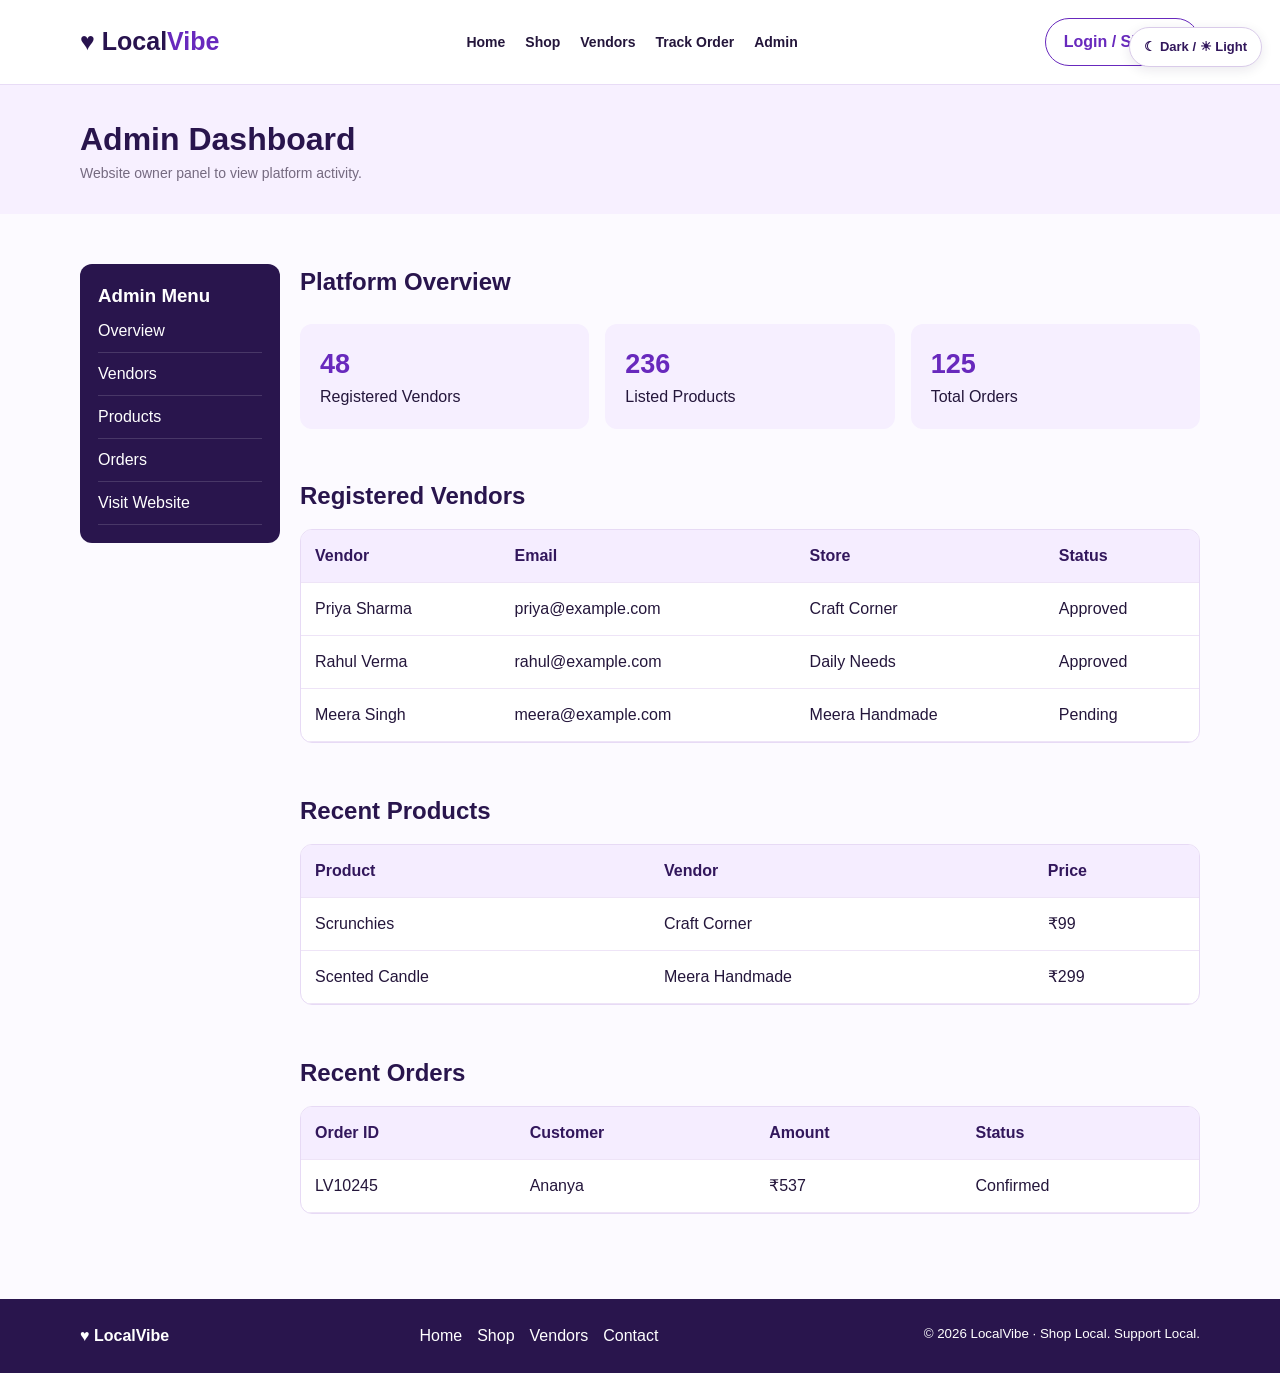
<file: admin-dashboard.html>
<!DOCTYPE html>
<html lang="en">
    <head>
        <meta charset="UTF-8"><meta name="viewport" content="width=device-width, initial-scale=1.0">
        <title>
            Admin Dashboard | LocalVibe
        </title>
        <link rel="stylesheet" href="style.css">
    </head>
    <body>
        <input type="checkbox" id="theme-toggle" class="theme-checkbox">
        <label for="theme-toggle" class="theme-button">☾ Dark / ☀ Light</label>
        <!-- Website Header -->
        <header>
            <div class="wrap nav">
                <a class="logo" href="index.html">♥ Local<span>Vibe</span></a>
                <nav>
                    <a href="index.html">Home</a><a href="shop.html">Shop</a><a href="vendor-dashboard.html">Vendors</a><a href="tracking.html">Track Order</a><a href="admin-dashboard.html">Admin</a>
                </nav>
                <a class="btn outline" href="register.html">Login / Sign Up</a>
            </div>
        </header>
        <!-- Page Heading -->
        <section class="title">
            <div class="wrap">
                <h1>
                    Admin Dashboard
                </h1>
                <p class="muted">
                    Website owner panel to view platform activity.
                </p>
            </div>
        </section>
        <!-- Dashboard Content -->
        <main class="wrap section layout">
            <!-- Sidebar Menu -->
            <aside class="side">
                <h3>
                    Admin Menu
                </h3>
                <a href="#overview">Overview</a><a href="#vendors">Vendors</a><a href="#products">Products</a><a href="#orders">Orders</a><a href="index.html">Visit Website</a>
            </aside>
            <div>
                <!-- Platform Overview -->
                <section id="overview">
                    <h2>
                        Platform Overview
                    </h2>
                    <div class="stats">
                        <div class="stat">
                            <strong>48</strong> Registered Vendors
                        </div>
                        <div class="stat">
                            <strong>236</strong> Listed Products
                        </div>
                        <div class="stat">
                            <strong>125</strong> Total Orders
                        </div>
                    </div>
                </section>
                <!-- Registered Vendors -->
                <section class="section" id="vendors">
                    <h2>
                        Registered Vendors
                    </h2>
                    <div class="tablebox">
                        <table>
                            <tr>
                                <th>
                                    Vendor
                                </th>
                                <th>
                                    Email
                                </th>
                                <th>
                                    Store
                                </th>
                                <th>
                                    Status
                                </th>
                            </tr>
                            <tr>
                                <td>
                                    Priya Sharma
                                </td>
                                <td>
                                    priya@example.com
                                </td>
                                <td>
                                    Craft Corner
                                </td>
                                <td>
                                    Approved
                                </td>
                            </tr>
                            <tr>
                                <td>
                                    Rahul Verma
                                </td>
                                <td>
                                    rahul@example.com
                                </td>
                                <td>
                                    Daily Needs
                                </td>
                                <td>
                                    Approved
                                </td>
                            </tr>
                            <tr>
                                <td>
                                    Meera Singh
                                </td>
                                <td>
                                    meera@example.com
                                </td>
                                <td>
                                    Meera Handmade
                                </td>
                                <td>
                                    Pending
                                </td>
                            </tr>
                        </table>
                    </div>
                </section>
                <!-- Recent Products -->
                <section class="section" id="products">
                    <h2>
                        Recent Products
                    </h2>
                    <div class="tablebox">
                        <table>
                            <tr>
                                <th>
                                    Product
                                </th>
                                <th>
                                    Vendor
                                </th>
                                <th>
                                    Price
                                </th>
                            </tr>
                            <tr>
                                <td>
                                    Scrunchies
                                </td>
                                <td>
                                    Craft Corner
                                </td>
                                <td>
                                    ₹99
                                </td>
                            </tr>
                            <tr>
                                <td>
                                    Scented Candle
                                </td>
                                <td>
                                    Meera Handmade
                                </td>
                                <td>
                                    ₹299
                                </td>
                            </tr>
                        </table>
                    </div>
                </section>
                <!-- Recent Orders -->
                <section class="section" id="orders">
                    <h2>
                        Recent Orders
                    </h2>
                    <div class="tablebox">
                        <table>
                            <tr>
                                <th>
                                    Order ID
                                </th>
                                <th>
                                    Customer
                                </th>
                                <th>
                                    Amount
                                </th>
                                <th>
                                    Status
                                </th>
                            </tr>
                            <tr>
                                <td>
                                    LV10245
                                </td>
                                <td>
                                    Ananya
                                </td>
                                <td>
                                    ₹537
                                </td>
                                <td>
                                    Confirmed
                                </td>
                            </tr>
                        </table>
                    </div>
                </section>
            </div>
        </main>
        <!-- Website Footer -->
        <footer>
            <div class="wrap foot">
                <b>♥ LocalVibe</b>
                <div>
                    <a href="index.html">Home</a><a href="shop.html">Shop</a><a href="vendor-dashboard.html">Vendors</a><a href="register.html">Contact</a>
                </div>
                <small>© 2026 LocalVibe · Shop Local. Support Local.</small>
            </div>
        </footer>
            <script src="theme.js"></script>
    </body>
</html>
</file>
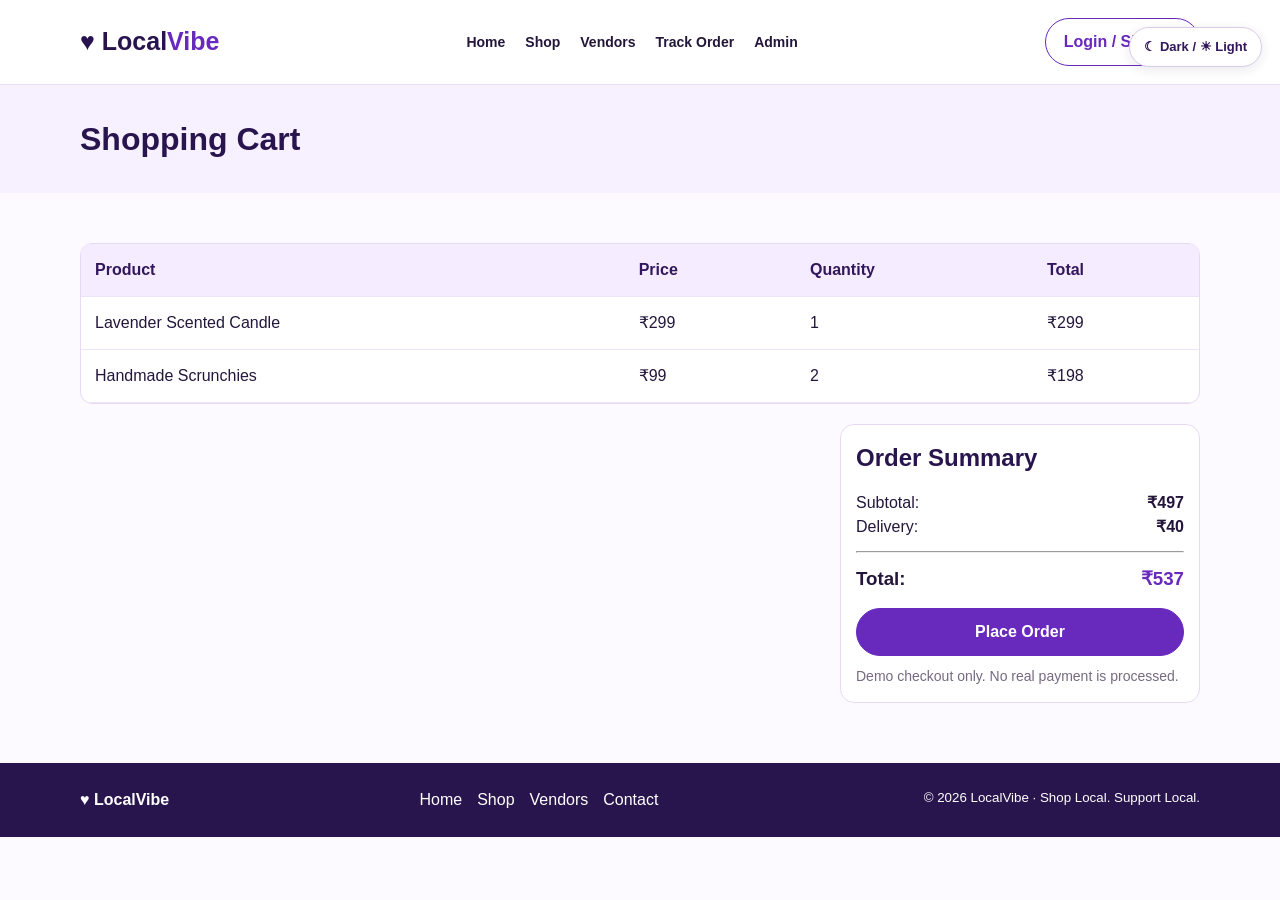
<file: cart.html>
<!DOCTYPE html>
<html lang="en">
    <head>
        <meta charset="UTF-8"><meta name="viewport" content="width=device-width, initial-scale=1.0">
        <title>
            Shopping Cart | LocalVibe
        </title>
        <link rel="stylesheet" href="style.css">
    </head>
    <body>
        <input type="checkbox" id="theme-toggle" class="theme-checkbox">
        <label for="theme-toggle" class="theme-button">☾ Dark / ☀ Light</label>
        <header>
            <div class="wrap nav">
                <a class="logo" href="index.html">♥ Local<span>Vibe</span></a>
                <nav>
                    <a href="index.html">Home</a><a href="shop.html">Shop</a><a href="vendor-dashboard.html">Vendors</a><a href="tracking.html">Track Order</a><a href="admin-dashboard.html">Admin</a>
                </nav>
                <a class="btn outline" href="register.html">Login / Sign Up</a>
            </div>
        </header>
        <section class="title">
            <div class="wrap">
                <h1>
                    Shopping Cart
                </h1>
            </div>
        </section>
        <main class="wrap section">
            <div class="tablebox">
                <table>
                    <tr>
                        <th>
                            Product
                        </th>
                        <th>
                            Price
                        </th>
                        <th>
                            Quantity
                        </th>
                        <th>
                            Total
                        </th>
                    </tr>
                    <tr>
                        <td>
                            Lavender Scented Candle
                        </td>
                        <td>
                            ₹299
                        </td>
                        <td>
                            1
                        </td>
                        <td>
                            ₹299
                        </td>
                    </tr>
                    <tr>
                        <td>
                            Handmade Scrunchies
                        </td>
                        <td>
                            ₹99
                        </td>
                        <td>
                            2
                        </td>
                        <td>
                            ₹198
                        </td>
                    </tr>
                </table>
            </div>
            <div class="panel" style="max-width:360px;margin:20px 0 0 auto">
                <h2>
                    Order Summary
                </h2>
                <p>
                    Subtotal: <b style="float:right">₹497</b>
                </p>
                <p>
                    Delivery: <b style="float:right">₹40</b>
                </p>
                <hr style="margin:12px 0">
                <h3>
                    Total: <span style="float:right;color:#6829bd">₹537</span>
                </h3>
                <a class="btn" style="display:block;text-align:center;margin-top:15px" href="tracking.html">Place Order</a>
                <p class="muted" style="margin-top:10px">
                    Demo checkout only. No real payment is processed.
                </p>
            </div>
        </main>
        <footer>
            <div class="wrap foot">
                <b>♥ LocalVibe</b>
                <div>
                    <a href="index.html">Home</a><a href="shop.html">Shop</a><a href="vendor-dashboard.html">Vendors</a><a href="register.html">Contact</a>
                </div>
                <small>© 2026 LocalVibe · Shop Local. Support Local.</small>
            </div>
        </footer>
            <script src="theme.js"></script>
    </body>
</html>
</file>
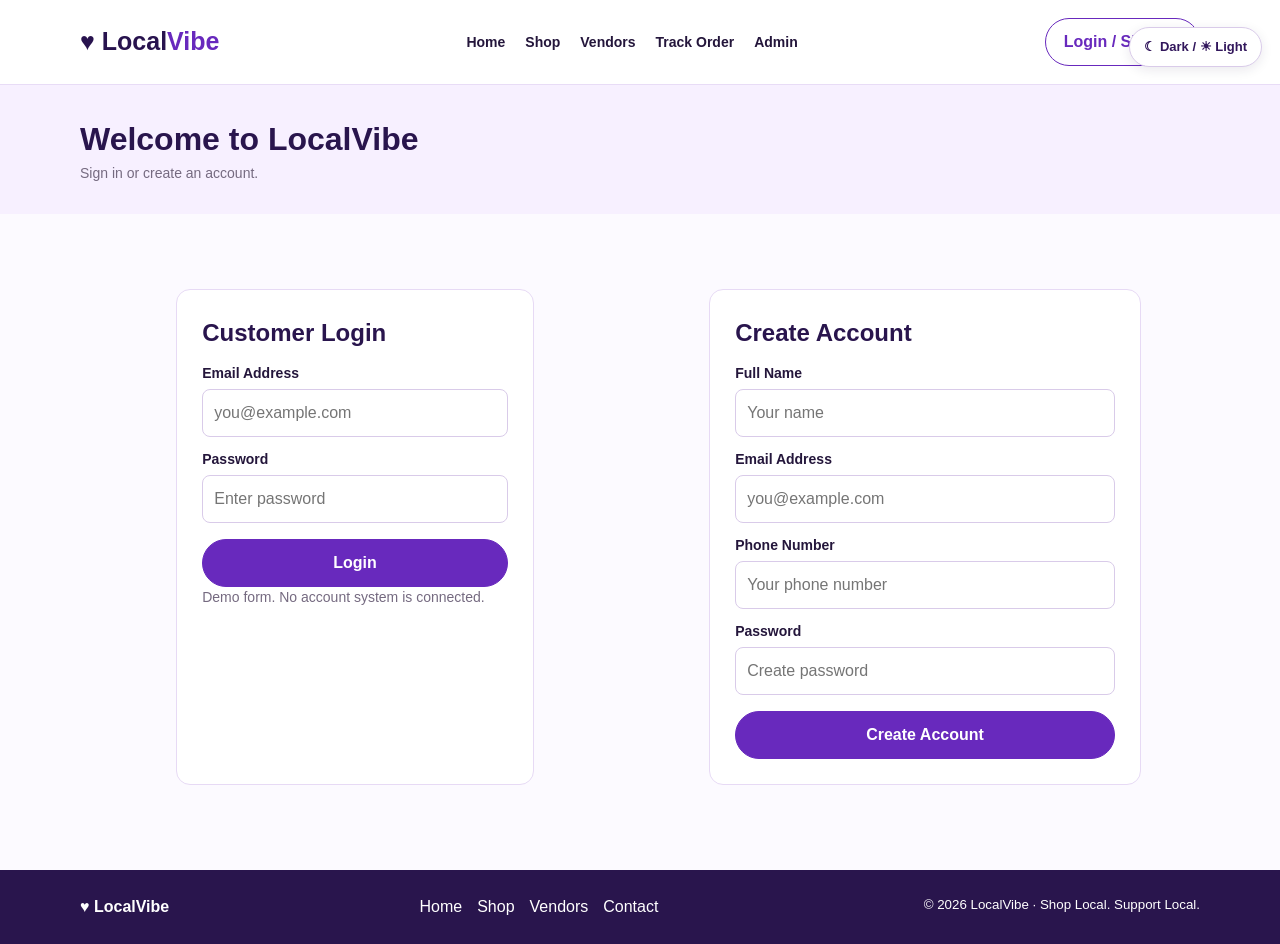
<file: register.html>
<!DOCTYPE html>
<html lang="en">
    <head>
        <meta charset="UTF-8"><meta name="viewport" content="width=device-width, initial-scale=1.0">
        <title>
            Login and Register | LocalVibe
        </title>
        <link rel="stylesheet" href="style.css">
    </head>
    <body>
        <input type="checkbox" id="theme-toggle" class="theme-checkbox">
        <label for="theme-toggle" class="theme-button">☾ Dark / ☀ Light</label>
        <header>
            <div class="wrap nav">
                <a class="logo" href="index.html">♥ Local<span>Vibe</span></a>
                <nav>
                    <a href="index.html">Home</a><a href="shop.html">Shop</a><a href="vendor-dashboard.html">Vendors</a><a href="tracking.html">Track Order</a><a href="admin-dashboard.html">Admin</a>
                </nav>
                <a class="btn outline" href="register.html">Login / Sign Up</a>
            </div>
        </header>
        <section class="title">
            <div class="wrap">
                <h1>
                    Welcome to LocalVibe
                </h1>
                <p class="muted">
                    Sign in or create an account.
                </p>
            </div>
        </section>
        <main class="wrap section two">
            <form class="form">
                <h2>
                    Customer Login
                </h2>
                <label>
                    Email Address
                </label>
                <input type="email" placeholder="you@example.com">
                <label>
                    Password
                </label>
                <input type="password" placeholder="Enter password"><button class="btn" type="button">Login</button>
                <p class="muted">
                    Demo form. No account system is connected.
                </p>
            </form>
            <form class="form">
                <h2>
                    Create Account
                </h2>
                <label>
                    Full Name
                </label>
                <input placeholder="Your name">
                <label>
                    Email Address
                </label>
                <input type="email" placeholder="you@example.com">
                <label>
                    Phone Number
                </label>
                <input type="tel" placeholder="Your phone number">
                <label>
                    Password
                </label>
                <input type="password" placeholder="Create password"><button class="btn" type="button">Create Account</button>
            </form>
        </main>
        <footer>
            <div class="wrap foot">
                <b>♥ LocalVibe</b>
                <div>
                    <a href="index.html">Home</a><a href="shop.html">Shop</a><a href="vendor-dashboard.html">Vendors</a><a href="register.html">Contact</a>
                </div>
                <small>© 2026 LocalVibe · Shop Local. Support Local.</small>
            </div>
        </footer>
            <script src="theme.js"></script>
    </body>
</html>
</file>
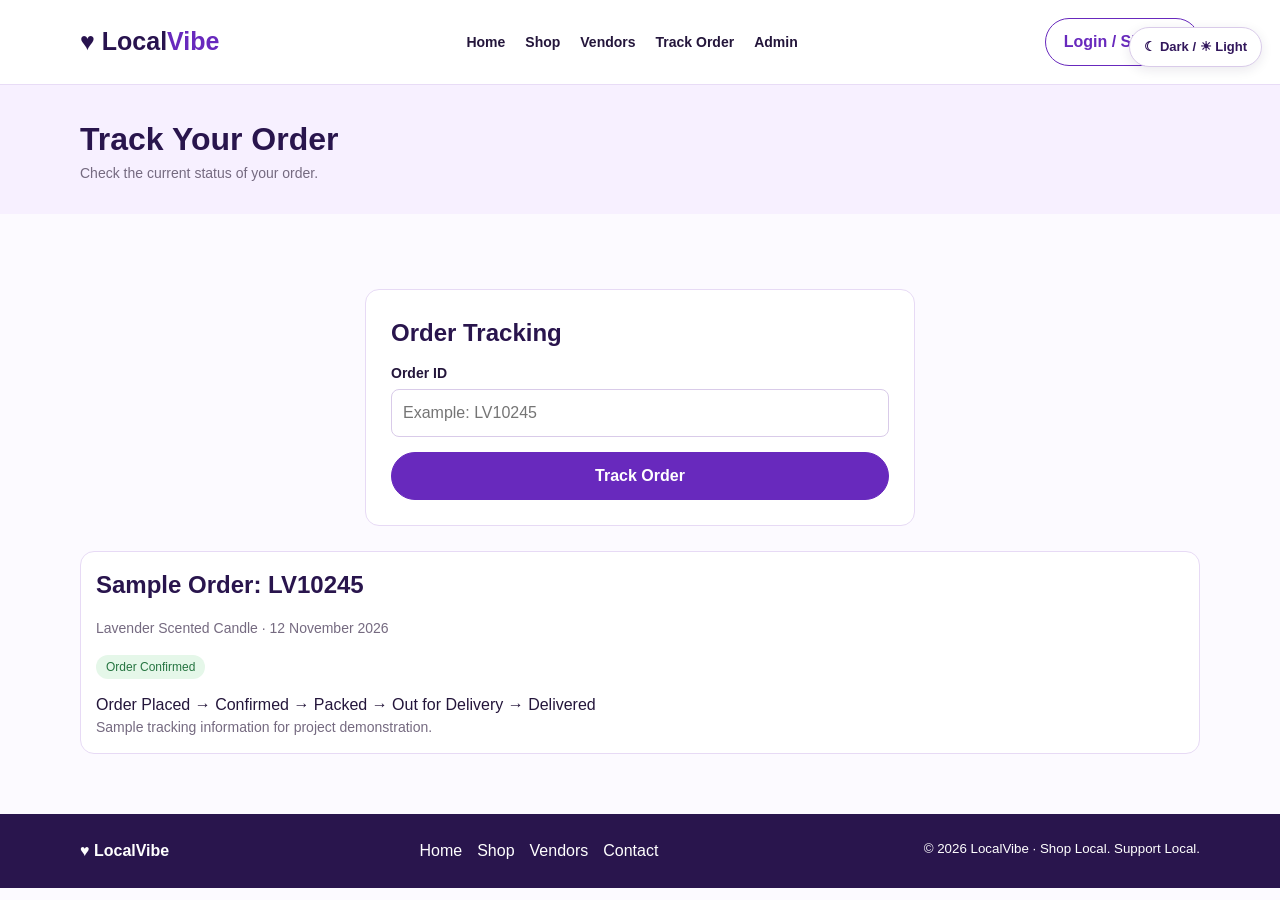
<file: tracking.html>
<!DOCTYPE html>
<html lang="en">
    <head>
        <meta charset="UTF-8"><meta name="viewport" content="width=device-width, initial-scale=1.0">
        <title>
            Order Tracking | LocalVibe
        </title>
        <link rel="stylesheet" href="style.css">
    </head>
    <body>
        <input type="checkbox" id="theme-toggle" class="theme-checkbox">
        <label for="theme-toggle" class="theme-button">☾ Dark / ☀ Light</label>
        <header>
            <div class="wrap nav">
                <a class="logo" href="index.html">♥ Local<span>Vibe</span></a>
                <nav>
                    <a href="index.html">Home</a><a href="shop.html">Shop</a><a href="vendor-dashboard.html">Vendors</a><a href="tracking.html">Track Order</a><a href="admin-dashboard.html">Admin</a>
                </nav>
                <a class="btn outline" href="register.html">Login / Sign Up</a>
            </div>
        </header>
        <section class="title">
            <div class="wrap">
                <h1>
                    Track Your Order
                </h1>
                <p class="muted">
                    Check the current status of your order.
                </p>
            </div>
        </section>
        <main class="wrap section">
            <div class="form">
                <h2>
                    Order Tracking
                </h2>
                <label>
                    Order ID
                </label>
                <input placeholder="Example: LV10245"><a class="btn" style="display:block;text-align:center;margin-top:15px" href="#sample">Track Order</a>
            </div>
            <div class="panel" id="sample">
                <h2>
                    Sample Order: LV10245
                </h2>
                <p class="muted">
                    Lavender Scented Candle · 12 November 2026
                </p>
                <p style="margin:15px 0">
                    <span class="status">Order Confirmed</span>
                </p>
                <p>
                    Order Placed → Confirmed → Packed → Out for Delivery → Delivered
                </p>
                <p class="muted">
                    Sample tracking information for project demonstration.
                </p>
            </div>
        </main>
        <footer>
            <div class="wrap foot">
                <b>♥ LocalVibe</b>
                <div>
                    <a href="index.html">Home</a><a href="shop.html">Shop</a><a href="vendor-dashboard.html">Vendors</a><a href="register.html">Contact</a>
                </div>
                <small>© 2026 LocalVibe · Shop Local. Support Local.</small>
            </div>
        </footer>
            <script src="theme.js"></script>
    </body>
</html>
</file>
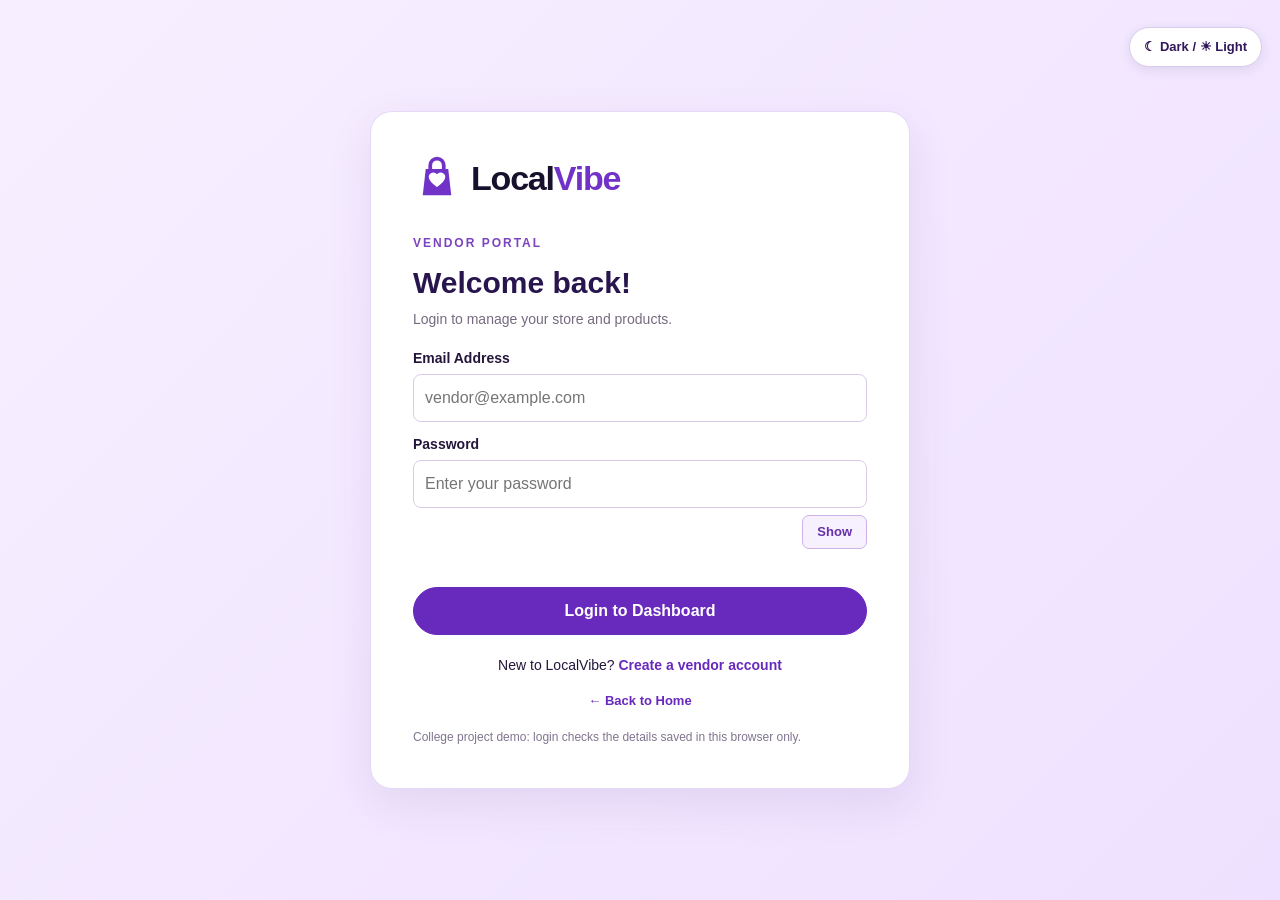
<file: vendor-login.html>
<!DOCTYPE html>
<html lang="en">
    <head>
        <meta charset="UTF-8"><meta name="viewport" content="width=device-width, initial-scale=1.0">
        <title>
            Vendor Login | LocalVibe
        </title>
        <link rel="stylesheet" href="style.css">
    </head>
    <body class="vendor-entry">
        <input type="checkbox" id="theme-toggle" class="theme-checkbox">
        <label for="theme-toggle" class="theme-button">☾ Dark / ☀ Light</label>
        <main class="auth-card">
            <a class="brand-lockup" href="index.html" aria-label="LocalVibe home"><svg class="brand-bag" viewBox="0 0 64 64" role="img" aria-label="LocalVibe shopping bag logo"><path d="M17 20h30l4 35H13l4-35Z" fill="#7132c8"/><path d="M23 22v-7a9 9 0 0 1 18 0v7" fill="none" stroke="#7132c8" stroke-width="5" stroke-linecap="round"/><path d="M32 44s-11-6.7-11-13.2a6.2 6.2 0 0 1 11-3.9 6.2 6.2 0 0 1 11 3.9C43 37.3 32 44 32 44Z" fill="#fff"/></svg><span class="brand-name">Local<span>Vibe</span></span></a>
            <p class="eyebrow">
                VENDOR PORTAL
            </p>
            <h1>
                Welcome back!
            </h1>
            <p class="muted">
                Login to manage your store and products.
            </p>
            <form id="loginForm">
                <label for="email">
                    Email Address
                </label>
                <input id="email" name="email" type="email" placeholder="vendor@example.com" required>
                <label for="password">
                    Password
                </label>
                <input id="password" name="password" type="password" data-password-field placeholder="Enter your password" required>
                <button class="password-toggle" type="button" aria-label="Show password">Show</button>
                <button class="btn full" type="submit">Login to Dashboard</button>
            </form>
            <p class="auth-bottom">
                New to LocalVibe? <a href="vendor-signup.html">Create a vendor account</a>
            </p>
            <a class="back-link" href="index.html">← Back to Home</a>
            <p class="demo-note">
                College project demo: login checks the details saved in this browser only.
            </p>
        </main>
        <script src="auth.js"></script>
            <script src="theme.js"></script>
    </body>
</html>
</file>
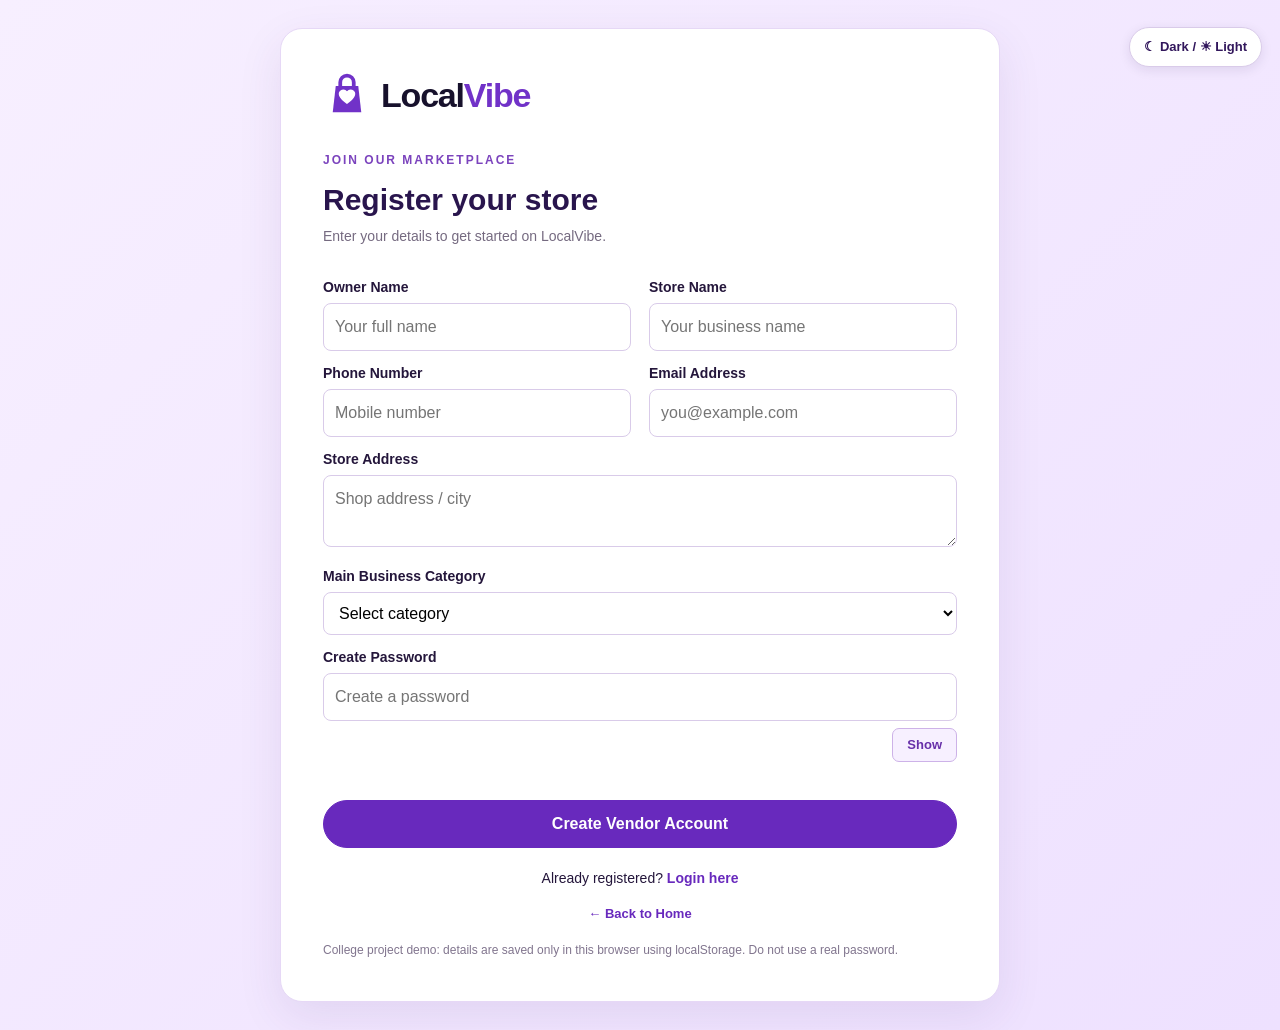
<file: vendor-signup.html>
<!DOCTYPE html>
<html lang="en">
    <head>
        <meta charset="UTF-8"><meta name="viewport" content="width=device-width, initial-scale=1.0">
        <title>
            Vendor Registration | LocalVibe
        </title>
        <link rel="stylesheet" href="style.css">
    </head>
    <body class="vendor-entry">
        <input type="checkbox" id="theme-toggle" class="theme-checkbox">
        <label for="theme-toggle" class="theme-button">☾ Dark / ☀ Light</label>
        <main class="auth-card signup-card">
            <a class="brand-lockup" href="index.html" aria-label="LocalVibe home"><svg class="brand-bag" viewBox="0 0 64 64" role="img" aria-label="LocalVibe shopping bag logo"><path d="M17 20h30l4 35H13l4-35Z" fill="#7132c8"/><path d="M23 22v-7a9 9 0 0 1 18 0v7" fill="none" stroke="#7132c8" stroke-width="5" stroke-linecap="round"/><path d="M32 44s-11-6.7-11-13.2a6.2 6.2 0 0 1 11-3.9 6.2 6.2 0 0 1 11 3.9C43 37.3 32 44 32 44Z" fill="#fff"/></svg><span class="brand-name">Local<span>Vibe</span></span></a>
            <p class="eyebrow">
                JOIN OUR MARKETPLACE
            </p>
            <h1>
                Register your store
            </h1>
            <p class="muted">
                Enter your details to get started on LocalVibe.
            </p>
            <form id="signupForm">
                <div class="two">
                    <div>
                        <label for="owner">
                            Owner Name
                        </label>
                        <input id="owner" name="owner" type="text" placeholder="Your full name" required>
                    </div>
                    <div>
                        <label for="store">
                            Store Name
                        </label>
                        <input id="store" name="store" type="text" placeholder="Your business name" required>
                    </div>
                    <div>
                        <label for="phone">
                            Phone Number
                        </label>
                        <input id="phone" name="phone" type="tel" placeholder="Mobile number" required>
                    </div>
                    <div>
                        <label for="email">
                            Email Address
                        </label>
                        <input id="email" name="email" type="email" placeholder="you@example.com" required>
                    </div>
                </div>
                <label for="address">
                    Store Address
                </label>
                <textarea id="address" rows="2" placeholder="Shop address / city" required></textarea>
                <label for="category">
                    Main Business Category
                </label>
                <select id="category" required><option value="">Select category</option><option>Clothing & Fashion</option><option>Handmade & Crafts</option><option>Food & Grocery</option><option>Home & Decor</option><option>Beauty & Personal Care</option><option>Electronics & Accessories</option><option>Other</option></select>
                <label for="pass">
                    Create Password
                </label>
                <input id="pass" name="password" type="password" data-password-field placeholder="Create a password" required>
                <button class="password-toggle" type="button" aria-label="Show password">Show</button>
                <button class="btn full" type="submit">Create Vendor Account</button>
            </form>
            <p class="auth-bottom">
                Already registered? <a href="vendor-login.html">Login here</a>
            </p>
            <a class="back-link" href="index.html">← Back to Home</a>
            <p class="demo-note">
                College project demo: details are saved only in this browser using localStorage. Do not use a real password.
            </p>
        </main>
        <script src="auth.js"></script>
            <script src="theme.js"></script>
    </body>
</html>
</file>
<file: style.css>
* {
    box-sizing:border-box;
    margin:0;
    padding:0
}

body {
    font-family:Arial,sans-serif;
    color:#24163b;
    background:#fcfaff;
    line-height:1.5
}

a {
    text-decoration:none;
    color:inherit
}

.wrap {
    width:min(1120px,92%);
    margin:auto
}

header {
    background:white;
    border-bottom:1px solid #e8dcf6
}

.nav {
    display:flex;
    justify-content:space-between;
    align-items:center;
    gap:18px;
    padding:18px 0;
    flex-wrap:wrap
}

.logo {
    font-size:25px;
    font-weight:bold;
    color:#28134e
}

.logo span {
    color:#6829bd
}

nav {
    display:flex;
    gap:20px;
    flex-wrap:wrap
}

nav a {
    font-size:14px;
    font-weight:bold
}

.btn {
    display:inline-block;
    background:#6829bd;
    color:white;
    padding:11px 18px;
    border-radius:25px;
    font-weight:bold;
    border:1px solid #6829bd
}

.outline {
    background:white;
    color:#6829bd
}

.hero {
    background:#f0e4ff;
    padding:45px 0
}

.hero-grid {
    display:grid;
    grid-template-columns:1fr 1fr;
    gap:28px;
    align-items:center
}

.hero h1 {
    font-size:60px;
    line-height:1.05
}

.hero h1 span {
    color:#6829bd
}

.hero h2 {
    margin:12px 0
}

.hero p {
    margin:12px 0 22px;
    color:#5e526d
}

.hero img {
    width:100%;
    height:300px;
    object-fit:cover;
    border-radius:18px
}

.features,.grid,.stats {
    display:grid;
    grid-template-columns:repeat(4,1fr);
    gap:16px;
    margin:24px 0
}

.feature,.card,.panel,.form {
    background:white;
    border:1px solid #e7daf5;
    border-radius:14px;
    padding:15px
}

.feature {
    text-align:center;
    background:#f7f0ff;
    font-weight:bold
}

.feature b {
    display:block;
    font-size:25px;
    color:#6829bd
}

.card img {
    width:100%;
    height:160px;
    object-fit:cover;
    border-radius:9px
}

.card h3 {
    margin:8px 0 3px
}

.muted {
    color:#756a80;
    font-size:14px
}

.price {
    font-weight:bold;
    font-size:18px
}

.card .btn {
    padding:8px 12px;
    font-size:13px
}

.card-bottom {
    display:flex;
    justify-content:space-between;
    align-items:center;
    margin-top:9px;
    gap:6px
}

.title {
    background:#f7f0ff;
    padding:30px 0;
    margin-bottom:25px
}

.title h1 {
    font-size:32px;
    color:#29154d
}

.section {
    padding:25px 0
}

.section h2 {
    margin-bottom:15px;
    color:#29154d
}

.banner {
    background:linear-gradient(100deg,#7132c8,#b27cf0);
    color:white;
    border-radius:15px;
    padding:25px;
    margin:25px 0;
    display:flex;
    justify-content:space-between;
    align-items:center;
    gap:15px
}

.banner .btn {
    background:white;
    color:#6829bd
}

.form {
    max-width:550px;
    margin:25px auto;
    padding:25px
}

.form h2 {
    margin-bottom:5px
}

label {
    display:block;
    font-weight:bold;
    margin:12px 0 5px;
    font-size:14px
}

input,select,textarea {
    width:100%;
    padding:11px;
    border:1px solid #d9cbe9;
    border-radius:8px;
    font:inherit;
    background:white
}

.form .btn {
    width:100%;
    text-align:center;
    margin-top:16px
}

button {
    font:inherit;
    cursor:pointer
}

.two {
    display:grid;
    grid-template-columns:1fr 1fr;
    gap:20px
}

.detail {
    display:grid;
    grid-template-columns:1fr 1fr;
    gap:30px;
    align-items:center
}

.detail img {
    width:100%;
    height:350px;
    object-fit:cover;
    border-radius:15px
}

.detail h1 {
    font-size:32px;
    margin:8px 0
}

.tablebox {
    overflow:auto;
    border:1px solid #e7daf5;
    border-radius:12px;
    background:white
}

table {
    width:100%;
    border-collapse:collapse;
    min-width:550px
}

th,td {
    text-align:left;
    padding:14px;
    border-bottom:1px solid #eee4f7
}

th {
    background:#f5edff;
    color:#32175c
}

.stats {
    grid-template-columns:repeat(3,1fr)
}

.stat {
    background:#f6efff;
    padding:20px;
    border-radius:12px
}

.stat strong {
    display:block;
    color:#6829bd;
    font-size:27px
}

.layout {
    display:grid;
    grid-template-columns:200px 1fr;
    gap:20px
}

.side {
    background:#29154d;
    color:white;
    border-radius:12px;
    padding:18px;
    height:max-content
}

.side a {
    display:block;
    padding:9px 0;
    border-bottom:1px solid #ffffff25
}

.status {
    color:#267541;
    background:#e5f7e9;
    border-radius:20px;
    padding:5px 10px;
    font-size:12px
}

footer {
    background:#29154d;
    color:white;
    padding:25px 0;
    margin-top:35px
}

.foot {
    display:flex;
    justify-content:space-between;
    gap:15px;
    flex-wrap:wrap
}

footer a {
    margin-right:15px
}

@media(max-width:800px) {
    .hero-grid,.detail,.two,.layout {
        grid-template-columns:1fr
    }

    .features,.grid {
        grid-template-columns:repeat(2,1fr)
    }

    .hero h1 {
        font-size:46px
    }

    .hero img {
        height:230px
    }

}

@media(max-width:480px) {
    .features,.grid,.stats {
        grid-template-columns:1fr 1fr
    }

    .card img {
        height:120px
    }

    .nav {
        justify-content:center
    }

    nav {
        justify-content:center
    }

    .banner {
        display:block
    }

    .banner .btn {
        margin-top:12px
    }

}

/* Vendor entry and product portal */
.vendor-entry {
    min-height:100vh;
    background:linear-gradient(135deg,#f7efff,#eee1ff);
    display:flex;
    flex-direction:column;
    justify-content:center;
    align-items:center;
    padding:28px 15px
}

.entry-card,.auth-card {
    width:min(680px,100%);
    background:#fff;
    border:1px solid #e6d8f6;
    border-radius:22px;
    padding:42px;
    box-shadow:0 15px 45px #4b267018;
    text-align:center
}

.entry-logo {
    display:inline-block;
    margin-bottom:25px
}

.entry-icon {
    width:62px;
    height:62px;
    border-radius:18px;
    background:#f0e4ff;
    color:#6829bd;
    font-size:34px;
    display:grid;
    place-items:center;
    margin:0 auto 18px
}

.eyebrow {
    font-size:12px;
    letter-spacing:2px;
    font-weight:bold;
    color:#7b43bd;
    margin:8px 0
}

.entry-card h1 {
    font-size:40px;
    line-height:1.15;
    color:#29154d;
    margin:12px 0
}

.entry-card h1 span {
    color:#793bc5
}

.entry-text {
    max-width:480px;
    margin:0 auto;
    color:#756a80
}

.entry-actions {
    display:flex;
    justify-content:center;
    gap:12px;
    flex-wrap:wrap;
    margin:28px 0 18px
}

.entry-actions .btn {
    min-width:190px
}

.entry-note,.demo-note {
    font-size:12px;
    color:#81758e;
    margin-top:18px
}

.entry-footer {
    color:#766783;
    font-size:12px;
    margin-top:22px
}

.auth-card {
    text-align:left;
    width:min(540px,100%)
}

.auth-card>.logo {
    display:inline-block;
    margin-bottom:24px
}

.auth-card h1 {
    font-size:30px;
    color:#29154d;
    margin:4px 0
}

.auth-card form {
    margin-top:18px
}

.auth-card .full {
    width:100%;
    margin-top:22px;
    text-align:center
}

.auth-bottom {
    text-align:center;
    margin-top:20px;
    font-size:14px
}

.auth-bottom a,.back-link {
    color:#6829bd;
    font-weight:bold
}

.back-link {
    display:block;
    text-align:center;
    margin-top:15px;
    font-size:13px
}

.signup-card {
    width:min(720px,100%)
}

.signup-card .two {
    gap:0 18px
}

.dashboard-welcome,.section-heading {
    display:flex;
    justify-content:space-between;
    align-items:center;
    gap:15px;
    flex-wrap:wrap
}

.product-form-panel {
    padding:25px
}

.product-form-panel h2 {
    margin:3px 0
}

.product-fields {
    display:grid;
    grid-template-columns:1fr 1fr;
    gap:4px 20px;
    margin-top:12px
}

.product-fields .wide {
    grid-column:1/-1
}

.form-actions {
    display:flex;
    gap:10px;
    flex-wrap:wrap;
    margin-top:20px
}

.section-heading {
    margin-bottom:14px
}

.section-heading h2 {
    margin-bottom:2px
}

@media(max-width:600px) {
    .entry-card,.auth-card {
        padding:26px 20px
    }

    .entry-card h1 {
        font-size:32px
    }

    .product-fields,.signup-card .two {
        grid-template-columns:1fr
    }

    .product-fields .wide {
        grid-column:auto
    }

    .dashboard-welcome .btn {
        width:100%;
        text-align:center
    }

}

/* Split-screen vendor login inspired by the supplied reference */
.login-screen {
    min-height:100vh;
    background:#f8f4fb;
    padding:18px;
    display:flex;
    align-items:center;
    justify-content:center;
    color:#21143b
}

.login-shell {
    width:min(1450px,100%);
    min-height:calc(100vh - 36px);
    display:grid;
    grid-template-columns:1.04fr .96fr;
    background:#fff;
    border-radius:18px;
    overflow:hidden;
    box-shadow:0 12px 50px #29154d16
}

.login-promo {
    position:relative;
    min-height:760px;
    padding:42px 48px 30px;
    background:radial-gradient(circle at 20% 25%,#fff 0,#fff8ff 38%,transparent 70%),linear-gradient(145deg,#f2e6ff,#e7d5ff 60%,#d6b8fa);
    display:flex;
    flex-direction:column;
    overflow:hidden
}

.promo-top {
    display:flex;
    justify-content:space-between;
    align-items:center;
    gap:12px
}

.promo-logo {
    font-size:30px
}

.promo-tag {
    font-size:10px;
    letter-spacing:1.6px;
    color:#7041a9;
    border:1px solid #cbb1e7;
    padding:8px 12px;
    border-radius:20px;
    font-weight:bold
}

.promo-copy {
    position:relative;
    z-index:2;
    margin-top:85px;
    max-width:540px
}

.promo-copy .eyebrow {
    font-size:12px
}

.promo-copy h1 {
    font-size:clamp(43px,5vw,70px);
    line-height:1.02;
    letter-spacing:-2px;
    color:#21143b;
    margin:12px 0 18px
}

.promo-copy h1 span {
    color:#7838c4
}

.promo-copy>p:last-child {
    font-size:17px;
    line-height:1.7;
    color:#655574;
    max-width:480px
}

.promo-products {
    position:relative;
    display:flex;
    align-items:end;
    gap:15px;
    margin-top:auto;
    padding-top:50px;
    min-height:265px
}

.promo-product {
    background:#fff;
    padding:9px 9px 12px;
    border-radius:13px;
    box-shadow:0 12px 28px #4b267022;
    width:31%;
    transform:rotate(-5deg)
}

.promo-product img {
    width:100%;
    height:145px;
    object-fit:cover;
    border-radius:8px
}

.promo-product span {
    display:block;
    font-size:12px;
    font-weight:bold;
    color:#392052;
    padding:9px 3px 0
}

.product-two {
    transform:translateY(-24px) rotate(4deg)
}

.product-three {
    transform:rotate(-2deg)
}

.promo-bottom {
    display:flex;
    justify-content:space-between;
    align-items:center;
    color:#6f42a2;
    font-size:11px;
    letter-spacing:2px;
    font-weight:bold;
    margin-top:35px
}

.login-side {
    padding:50px 7%;
    display:flex;
    flex-direction:column;
    justify-content:center;
    align-items:center;
    background:#fffafc
}

.login-box {
    width:min(440px,100%)
}

.login-heading {
    text-align:center;
    margin-bottom:30px
}

.login-symbol {
    width:58px;
    height:58px;
    margin:0 auto 16px;
    display:grid;
    place-items:center;
    border-radius:18px;
    background:#f1e5ff;
    color:#7136b9;
    font-size:30px
}

.login-heading h2 {
    font-size:32px;
    color:#21143b;
    margin:5px 0
}

.login-subtitle {
    color:#81758e;
    font-size:14px
}

.login-box label {
    font-size:13px;
    color:#39264f;
    margin:18px 0 7px
}

.login-box input,.login-box select {
    height:54px;
    border:1px solid #e7dced;
    background:#faf6fb;
    border-radius:10px;
    padding:0 16px;
    font-size:14px
}

.login-box input:focus,.login-box select:focus {
    outline:2px solid #d9baf7;
    border-color:#9a65d0
}

.login-submit {
    width:100%;
    height:55px;
    margin-top:27px;
    border:0;
    border-radius:10px;
    background:#7136b9;
    color:#fff;
    font-weight:bold;
    font-size:16px;
    display:flex;
    align-items:center;
    justify-content:center;
    gap:12px
}

.login-submit span,.signup-link span {
    font-size:20px
}

.login-divider {
    display:flex;
    align-items:center;
    gap:12px;
    margin:28px 0 17px;
    color:#988aa5;
    font-size:10px;
    letter-spacing:1.5px;
    font-weight:bold
}

.login-divider:before,.login-divider:after {
    content:"";
    height:1px;
    background:#eee5f2;
    flex:1
}

.signup-link {
    display:flex;
    justify-content:center;
    align-items:center;
    gap:10px;
    width:100%;
    padding:14px;
    border:1px solid #cdb2e8;
    border-radius:10px;
    color:#6730a9;
    font-weight:bold
}

.login-demo {
    text-align:center;
    color:#9a8fa2;
    font-size:11px;
    line-height:1.5;
    margin-top:24px
}

.login-footer {
    font-size:11px;
    color:#9a8fa2;
    margin-top:45px
}

.login-brand-mobile {
    display:none
}

@media(max-width:850px) {
    .login-screen {
        padding:0
    }

    .login-shell {
        min-height:100vh;
        border-radius:0;
        grid-template-columns:1fr
    }

    .login-promo {
        min-height:520px;
        padding:28px
    }

    .promo-copy {
        margin-top:50px
    }

    .promo-copy h1 {
        font-size:48px
    }

    .promo-products {
        min-height:190px;
        padding-top:25px
    }

    .promo-product img {
        height:100px
    }

    .login-side {
        padding:45px 25px
    }

    .login-footer {
        margin-top:28px
    }

}

@media(max-width:480px) {
    .login-promo {
        min-height:490px;
        padding:23px
    }

    .promo-tag {
        display:none
    }

    .promo-copy {
        margin-top:42px
    }

    .promo-copy h1 {
        font-size:42px
    }

    .promo-copy>p:last-child {
        font-size:14px
    }

    .promo-products {
        gap:8px;
        min-height:160px
    }

    .promo-product {
        padding:6px
    }

    .promo-product img {
        height:78px
    }

    .promo-product span {
        font-size:10px
    }

    .login-heading h2 {
        font-size:28px
    }

}

/* LocalVibe original brand lockup */
.brand-lockup {
    display:inline-flex;
    align-items:center;
    gap:10px;
    text-decoration:none;
    white-space:nowrap
}

.brand-bag {
    width:48px;
    height:48px;
    display:block;
    flex:none
}

.brand-name {
    font-size:34px;
    font-weight:800;
    letter-spacing:-1.2px;
    color:#17112c;
    line-height:1
}

.brand-name span {
    color:#7132c8
}

.promo-logo {
    font-size:inherit
}

@media(max-width:480px) {
    .brand-bag {
        width:40px;
        height:40px
    }

    .brand-name {
        font-size:29px
    }

}

/* Consistent LocalVibe logo spacing on vendor signup/login cards */
.auth-card>.brand-lockup {
    display:inline-flex;
    margin-bottom:24px
}


/* Product photos in the vendor dashboard */
.product-thumb {
    width:65px;
    height:55px;
    object-fit:cover;
    border-radius:7px;
    border:1px solid #e7daf5
}

#productsList td {
    vertical-align:middle
}


/* CSS-only dark and light mode */
.theme-checkbox {
    position: fixed;
    opacity: 0;
    pointer-events: none;
}

.theme-button {
    position: fixed;
    top: 15px;
    right: 18px;
    z-index: 1000;
    padding: 9px 14px;
    border: 1px solid #d9cbe9;
    border-radius: 22px;
    background: white;
    color: #32175c;
    font-size: 13px;
    cursor: pointer;
    box-shadow: 0 3px 12px #24163b18;
}

.theme-checkbox:focus + .theme-button {
    outline: 2px solid #7132c8;
    outline-offset: 3px;
}

body:has(#theme-toggle:checked) {
    background: #171421;
    color: #eee8f7;
}

body:has(#theme-toggle:checked) .login-shell,
body:has(#theme-toggle:checked) .login-side,
body:has(#theme-toggle:checked) .auth-card,
body:has(#theme-toggle:checked) .entry-card,
body:has(#theme-toggle:checked) .card,
body:has(#theme-toggle:checked) .panel,
body:has(#theme-toggle:checked) .form,
body:has(#theme-toggle:checked) .tablebox,
body:has(#theme-toggle:checked) header,
body:has(#theme-toggle:checked) .stat {
    background: #242033;
    color: #eee8f7;
    border-color: #403653;
}

body:has(#theme-toggle:checked) .login-screen,
body:has(#theme-toggle:checked) .vendor-entry {
    background: #171421;
    color: #eee8f7;
}

body:has(#theme-toggle:checked) .login-promo {
    background: linear-gradient(145deg, #302342, #28203a 60%, #211c32);
}

body:has(#theme-toggle:checked) .title,
body:has(#theme-toggle:checked) .hero,
body:has(#theme-toggle:checked) .feature,
body:has(#theme-toggle:checked) .stat {
    background: #302840;
}

body:has(#theme-toggle:checked) h1,
body:has(#theme-toggle:checked) h2,
body:has(#theme-toggle:checked) h3,
body:has(#theme-toggle:checked) .brand-name {
    color: #f3edff;
}

body:has(#theme-toggle:checked) p,
body:has(#theme-toggle:checked) label,
body:has(#theme-toggle:checked) nav a,
body:has(#theme-toggle:checked) .muted {
    color: #c4b8d3;
}

body:has(#theme-toggle:checked) input,
body:has(#theme-toggle:checked) select,
body:has(#theme-toggle:checked) textarea {
    background: #191725;
    color: #f3edff;
    border-color: #514465;
}

body:has(#theme-toggle:checked) th {
    background: #352b46;
    color: #f3edff;
}

body:has(#theme-toggle:checked) td,
body:has(#theme-toggle:checked) th {
    border-color: #403653;
}

body:has(#theme-toggle:checked) .theme-button {
    background: #302840;
    color: #f3edff;
    border-color: #5a496d;
}

body:has(#theme-toggle:checked) .outline,
body:has(#theme-toggle:checked) .signup-link {
    background: #302840;
    color: #e5d4ff;
    border-color: #72549a;
}

@media(max-width: 600px) {
    .theme-button {
        top: 10px;
        right: 10px;
        padding: 7px 10px;
        font-size: 11px;
    }
}

/* Dark mode support for both dashboards */
body:has(#theme-toggle:checked) .dashboard-welcome,
body:has(#theme-toggle:checked) .section-heading,
body:has(#theme-toggle:checked) #overview,
body:has(#theme-toggle:checked) #vendors,
body:has(#theme-toggle:checked) #products,
body:has(#theme-toggle:checked) #orders {
    color: #eee8f7;
}

body:has(#theme-toggle:checked) .product-form-panel,
body:has(#theme-toggle:checked) .layout > div > section {
    background: #242033;
    border-color: #403653;
    color: #eee8f7;
}

body:has(#theme-toggle:checked) .dashboard-welcome .muted,
body:has(#theme-toggle:checked) .section-heading .muted,
body:has(#theme-toggle:checked) .product-form-panel .demo-note {
    color: #c4b8d3;
}

body:has(#theme-toggle:checked) .eyebrow {
    color: #c9a5f2;
}

body:has(#theme-toggle:checked) .side {
    background: #201a30;
    border: 1px solid #403653;
}

body:has(#theme-toggle:checked) .status {
    background: #23412d;
    color: #b8f0c5;
}


/* Show password checkbox */
.show-password,
.login-box .show-password {
    display: flex;
    align-items: center;
    gap: 9px;
    width: fit-content;
    margin: 12px 0 16px;
    font-weight: normal;
    cursor: pointer;
}

.show-password input,
.login-box .show-password input[type="checkbox"] {
    display: inline-block;
    width: 17px;
    min-width: 17px;
    height: 17px;
    min-height: 17px;
    margin: 0;
    padding: 0;
    border: 1px solid #9b83b5;
    border-radius: 3px;
    background: white;
    accent-color: #7132c8;
    cursor: pointer;
}


/* Visible show and hide password button */
.password-toggle {
    display: block;
    margin: 7px 0 16px auto;
    padding: 6px 14px;
    border: 1px solid #cdb2e8;
    border-radius: 7px;
    background: #f7f0ff;
    color: #6730a9;
    font-size: 13px;
    font-weight: bold;
    cursor: pointer;
}

.password-toggle:hover {
    background: #eee1ff;
}
</file>
